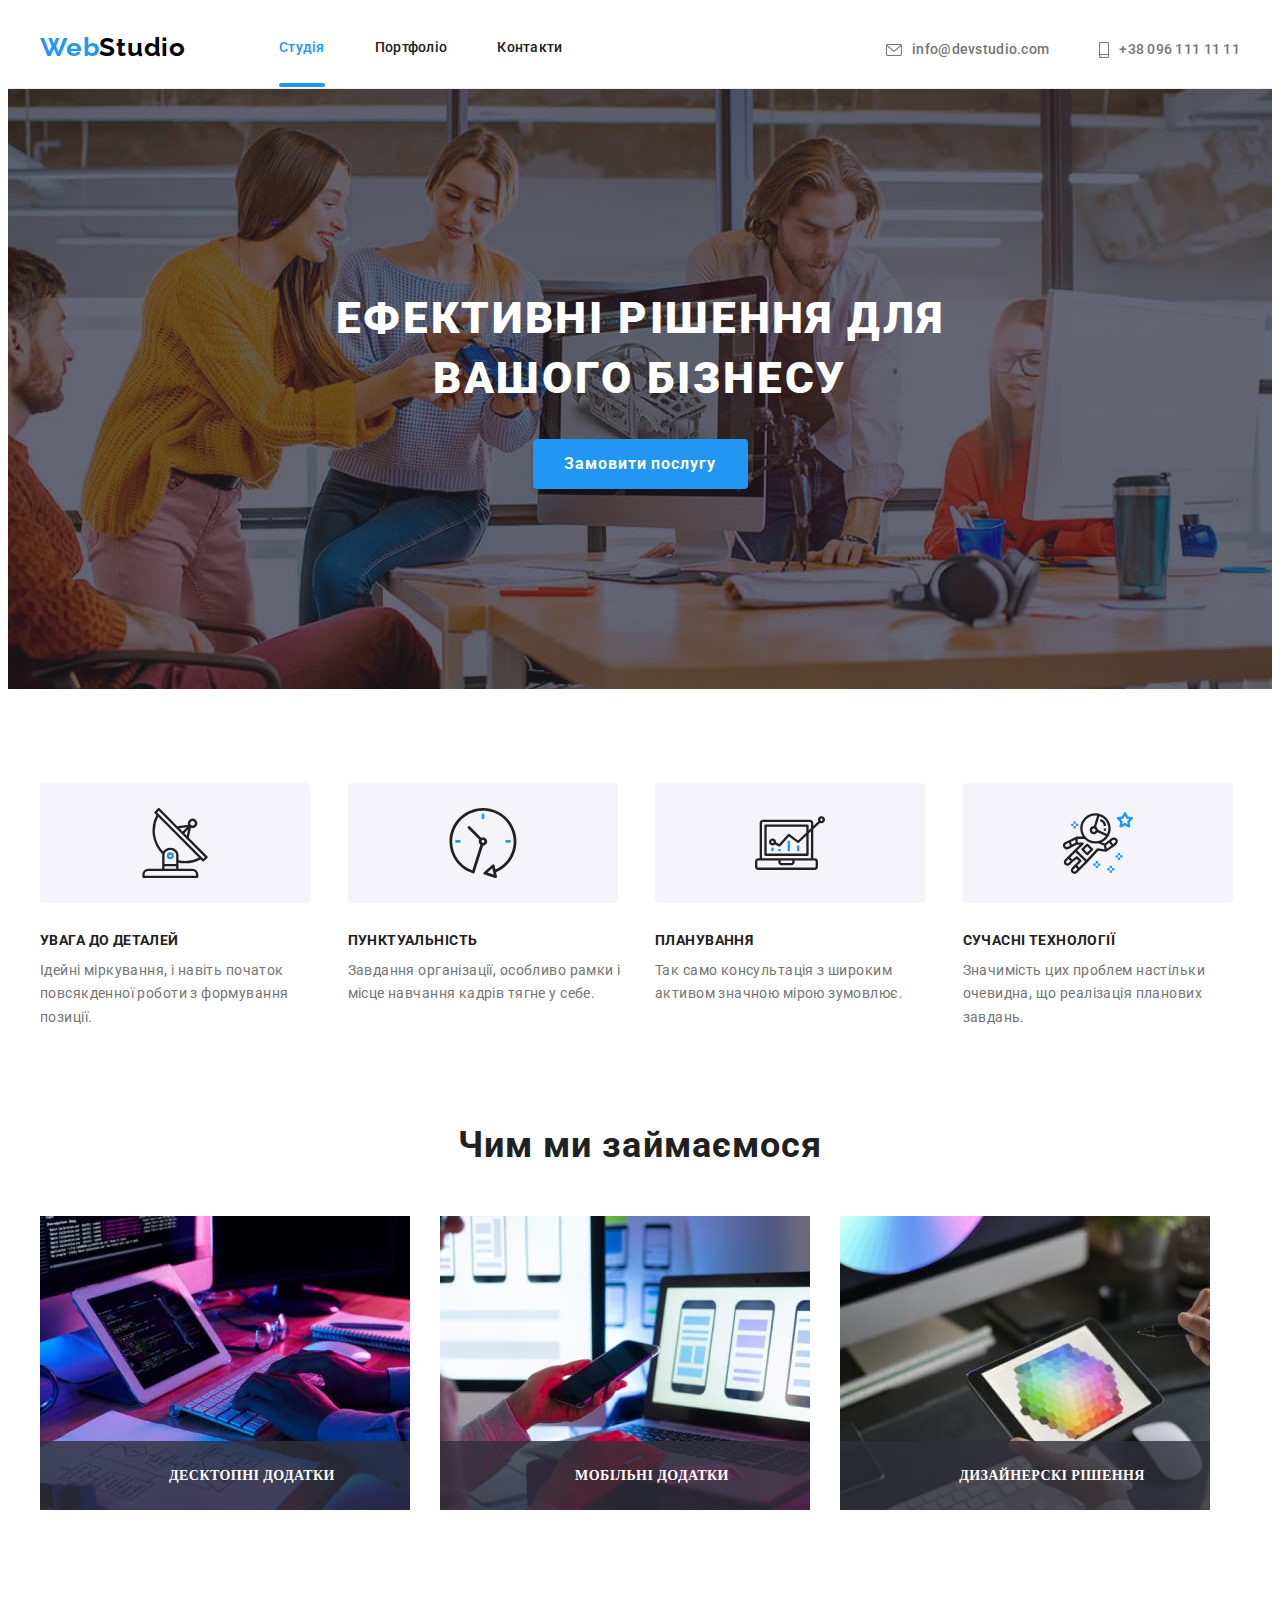
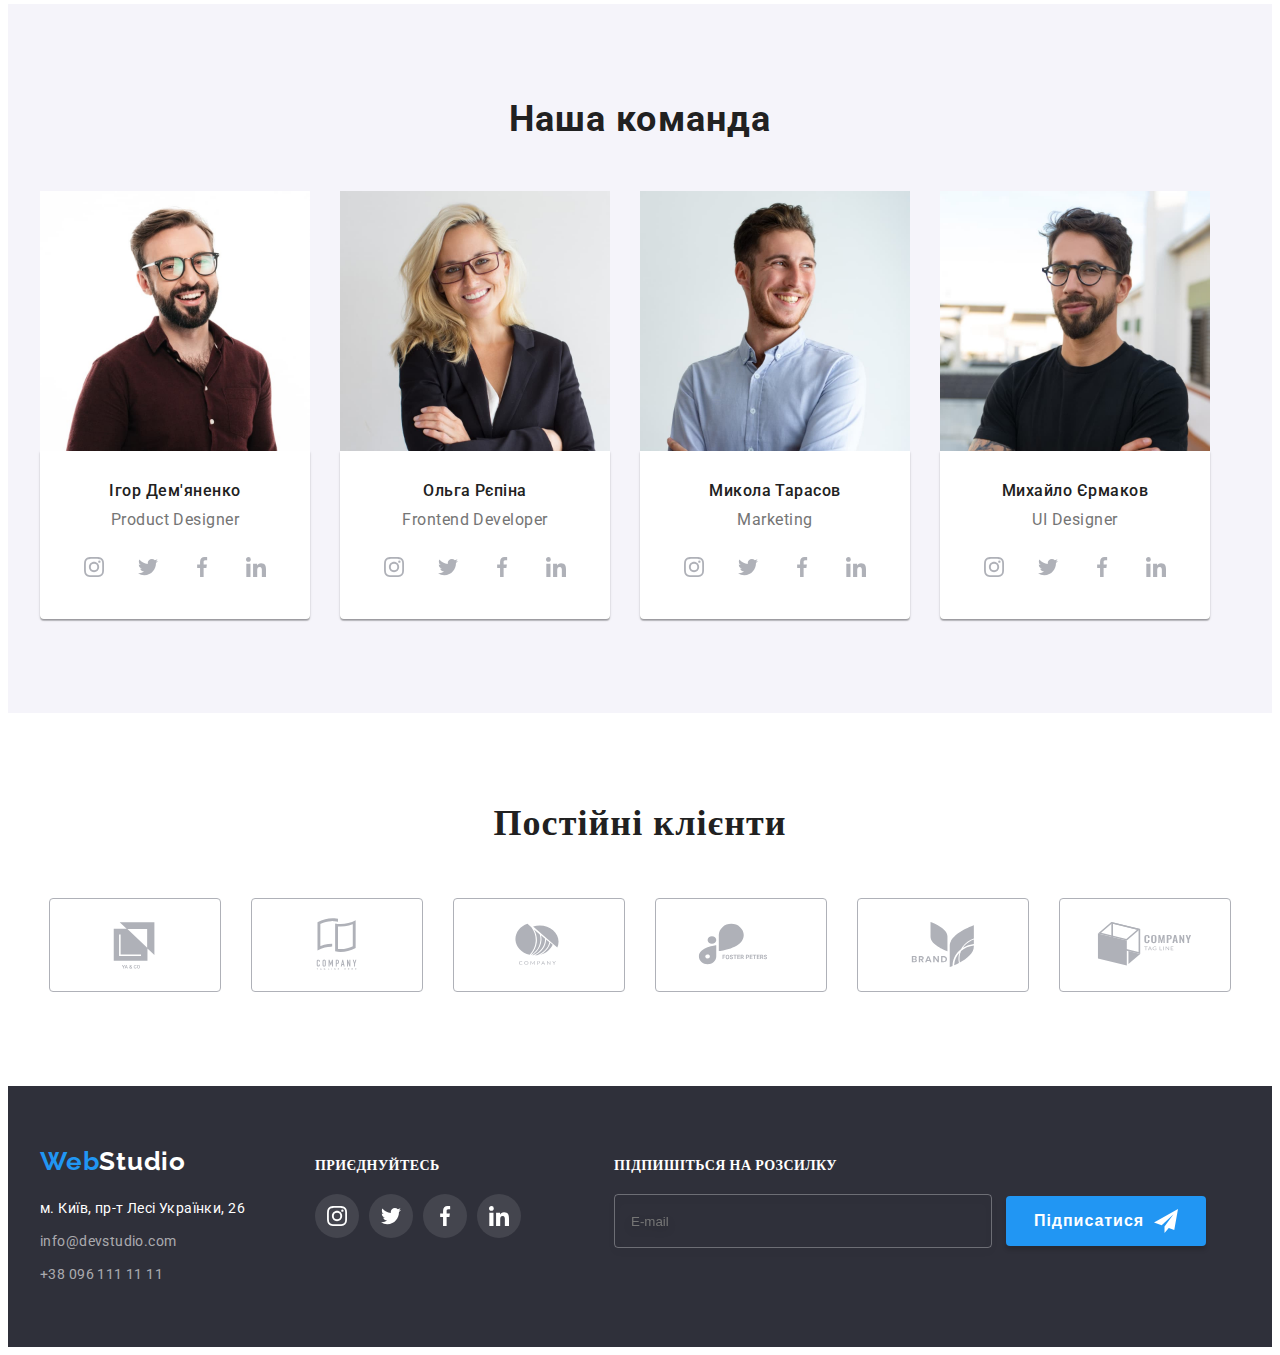
<file: index.html>
<!DOCTYPE html>
<html lang="uk">
  <head>
    <meta charset="UTF-8" />
    <meta http-equiv="X-UA-Compatible" content="IE=edge" />
    <meta name="viewport" content="width=device-width, initial-scale=1.0" />
    <title>WebStudio</title>
    <link rel="preconnect" href="https://fonts.googleapis.com" />
    <link rel="preconnect" href="https://fonts.gstatic.com" crossorigin />
    <link
      href="https://fonts.googleapis.com/css2?family=Raleway:wght@700&family=Roboto:wght@400;500;700;900&display=swap"
      rel="stylesheet"
    />
    <link
      rel="stylesheet"
      href="https://cdnjs.cloudflare.com/ajax/libs/modern-normalize/1.1.0/modern-normalize.min.css"
      integrity="sha512-wpPYUAdjBVSE4KJnH1VR1HeZfpl1ub8YT/NKx4PuQ5NmX2tKuGu6U/JRp5y+Y8XG2tV+wKQpNHVUX03MfMFn9Q=="
      crossorigin="anonymous"
      referrerpolicy="no-referrer"
    />
    <link
      rel="stylesheet"
      href="https://cdnjs.cloudflare.com/ajax/libs/animate.css/4.1.1/animate.min.css"
    />
    <link href="https://unpkg.com/aos@2.3.1/dist/aos.css" rel="stylesheet" />
    <link rel="stylesheet" href="./css/styles.css" />
  </head>
  <body>
    <header class="header">
      <div class="container header-container">
        <nav class="header-navigation">
          <a class="header-webstudio link" href="./index.html"
            >Web<span class="header-studio link">Studio</span></a
          >
          <ul class="header-list list">
            <li class="header-item">
              <a
                class="header-link link alink border-studio"
                href="./index.html"
                >Студія</a
              >
            </li>
            <li class="header-item">
              <a class="header-link link" href="./portfolio.html">Портфоліо</a>
            </li>
            <li class="header-item">
              <a class="header-link link" href="#">Контакти</a>
            </li>
          </ul>
        </nav>
        <div class="header-conect">
          <ul class="header-list list">
            <li class="header-item">
              <a class="header-mail link" href="mailto:info@devstudio.com">
                <svg class="header-mail-icon" width="16" height="12">
                  <use href="./images/symbol-defs.svg#icon-envelope"></use>
                </svg>
                info@devstudio.com
              </a>
            </li>
            <li class="header-item">
              <a class="header-tel link" href="tel:+380961111111">
                <svg class="header-tel-icon" width="10" height="16">
                  <use href="./images/symbol-defs.svg#icon-smartphone"></use>
                </svg>
                +38 096 111 11 11
              </a>
            </li>
          </ul>
        </div>
      </div>
    </header>
    <main>
      <section class="hero-section">
        <div class="container">
          <h1 class="hero-text header-container">
            Ефективні рішення для вашого бізнесу
          </h1>
          <button class="hero-btn" data-modal-open type="button">
            Замовити послугу
          </button>
        </div>
      </section>
      <section class="main-text">
        <!-- <h2 class="hero-features">Наші особливості</h2> -->
        <div class="container">
          <ul class="hero-list list">
            <li class="hero-item">
              <div class="item-container">
                <svg class="complementary-icon">
                  <use href="./images/symbol-defs.svg#icon-antenna"></use>
                </svg>
              </div>
              <h3 class="hero-title">Увага до деталей</h3>
              <p class="hero-paragraph">
                Ідейні міркування, і навіть початок повсякденної роботи з
                формування позиції.
              </p>
            </li>
            <li class="hero-item">
              <div class="item-container">
                <svg class="complementary-icon">
                  <use href="./images/symbol-defs.svg#icon-clock"></use>
                </svg>
              </div>
              <h3 class="hero-title">Пунктуальність</h3>
              <p class="hero-paragraph">
                Завдання організації, особливо рамки і місце навчання кадрів
                тягне у себе.
              </p>
            </li>
            <li class="hero-item">
              <div class="item-container">
                <svg class="complementary-icon">
                  <use href="./images/symbol-defs.svg#icon-diagram"></use>
                </svg>
              </div>
              <h3 class="hero-title">Планування</h3>
              <p class="hero-paragraph">
                Так само консультація з широким активом значною мірою зумовлює.
              </p>
            </li>
            <li class="hero-item">
              <div class="item-container">
                <svg class="complementary-icon">
                  <use href="./images/symbol-defs.svg#icon-astronaut"></use>
                </svg>
              </div>
              <h3 class="hero-title">Сучасні технології</h3>
              <p class="hero-paragraph">
                Значимість цих проблем настільки очевидна, що реалізація
                планових завдань.
              </p>
            </li>
          </ul>
        </div>
      </section>
      <section class="hero-section-3">
        <div class="container">
          <h2 class="section-3">Чим ми займаємося</h2>
          <ul class="hero-section3 list">
            <li>
              <div class="photo-section-3">
                <img
                  src="./images/images1.jpg"
                  alt="Розробка сайтів"
                  width="370"
                  height="294"
                />
                <p class="hero-section-3-text">Десктопні додатки</p>
              </div>
            </li>
            <li>
              <div class="photo-section-3">
                <img
                  src="./images/images2.jpg"
                  alt="Розробка мобільних додатків"
                  width="370"
                  height="294"
                />
                <p class="hero-section-3-text">Мобільні додатки</p>
              </div>
            </li>
            <li>
              <div class="photo-section-3">
                <img
                  src="./images/images3.jpg"
                  alt="Дизайн сайтів"
                  width="370"
                  height="294"
                />
                <p class="hero-section-3-text">Дизайнерскі рішення</p>
              </div>
            </li>
          </ul>
        </div>
      </section>
      <section class="hero-section-4">
        <div class="container">
          <h2 class="section-4">Наша команда</h2>
          <ul class="hero-section4 list">
            <li class="manufacturers">
              <img
                src="./images/images-ihor.jpg"
                alt="Ігор Дем'яненко"
                width="270"
                height="260"
              />
              <div class="border-worker">
                <h3 class="hero-worker">Ігор Дем'яненко</h3>
                <p class="hero-position" lang="en">Product Designer</p>
                <ul class="list-soc list">
                  <li class="link-soc link">
                    <a class="worker-soc-link" href="#">
                      <svg class="soc-icon" width="20" height="20">
                        <use
                          href="./images/symbol-defs.svg#icon-instagram"
                        ></use>
                      </svg>
                    </a>
                  </li>
                  <li class="link-soc link">
                    <a class="worker-soc-link" href="#">
                      <svg class="soc-icon" width="20" height="20">
                        <use href="./images/symbol-defs.svg#icon-twitter"></use>
                      </svg>
                    </a>
                  </li>
                  <li class="link-soc link">
                    <a class="worker-soc-link" href="#">
                      <svg class="soc-icon" width="20" height="20">
                        <use
                          href="./images/symbol-defs.svg#icon-facebook"
                        ></use>
                      </svg>
                    </a>
                  </li>
                  <li class="link-soc link">
                    <a class="worker-soc-link" href="#">
                      <svg class="soc-icon" width="20" height="20">
                        <use
                          href="./images/symbol-defs.svg#icon-linkedin"
                        ></use>
                      </svg>
                    </a>
                  </li>
                </ul>
              </div>
            </li>
            <li class="manufacturers">
              <img
                src="./images/images-olha.jpg"
                alt="Ольга Рєпіна"
                width="270"
                height="260"
              />
              <div class="border-worker">
                <h3 class="hero-worker">Ольга Рєпіна</h3>
                <p class="hero-position" lang="en">Frontend Developer</p>
                <ul class="list-soc list">
                  <li class="link-soc link">
                    <a class="worker-soc-link" href="#">
                      <svg class="soc-icon" width="20" height="20">
                        <use
                          href="./images/symbol-defs.svg#icon-instagram"
                        ></use>
                      </svg>
                    </a>
                  </li>
                  <li class="link-soc link">
                    <a class="worker-soc-link" href="#">
                      <svg class="soc-icon" width="20" height="20">
                        <use href="./images/symbol-defs.svg#icon-twitter"></use>
                      </svg>
                    </a>
                  </li>
                  <li class="link-soc link">
                    <a class="worker-soc-link" href="#">
                      <svg class="soc-icon" width="20" height="20">
                        <use
                          href="./images/symbol-defs.svg#icon-facebook"
                        ></use>
                      </svg>
                    </a>
                  </li>
                  <li class="link-soc link">
                    <a class="worker-soc-link" href="#">
                      <svg class="soc-icon" width="20" height="20">
                        <use
                          href="./images/symbol-defs.svg#icon-linkedin"
                        ></use>
                      </svg>
                    </a>
                  </li>
                </ul>
              </div>
            </li>
            <li class="manufacturers">
              <img
                src="./images/images-mykola.jpg"
                alt="Микола Тарасов"
                width="270"
                height="260"
              />
              <div class="border-worker">
                <h3 class="hero-worker">Микола Тарасов</h3>
                <p class="hero-position" lang="en">Marketing</p>
                <ul class="list-soc list">
                  <li class="link-soc link">
                    <a class="worker-soc-link" href="#">
                      <svg class="soc-icon" width="20" height="20">
                        <use
                          href="./images/symbol-defs.svg#icon-instagram"
                        ></use>
                      </svg>
                    </a>
                  </li>
                  <li class="link-soc link">
                    <a class="worker-soc-link" href="#">
                      <svg class="soc-icon" width="20" height="20">
                        <use href="./images/symbol-defs.svg#icon-twitter"></use>
                      </svg>
                    </a>
                  </li>
                  <li class="link-soc link">
                    <a class="worker-soc-link" href="#">
                      <svg class="soc-icon" width="20" height="20">
                        <use
                          href="./images/symbol-defs.svg#icon-facebook"
                        ></use>
                      </svg>
                    </a>
                  </li>
                  <li class="link-soc link">
                    <a class="worker-soc-link" href="#">
                      <svg class="soc-icon" width="20" height="20">
                        <use
                          href="./images/symbol-defs.svg#icon-linkedin"
                        ></use>
                      </svg>
                    </a>
                  </li>
                </ul>
              </div>
            </li>
            <li class="manufacturers">
              <img
                src="./images/images-mykhailo.jpg"
                alt="Михайло Єрмаков"
                width="270"
                height="260"
              />
              <div class="border-worker">
                <h3 class="hero-worker">Михайло Єрмаков</h3>
                <p class="hero-position" lang="en">UI Designer</p>
                <ul class="list-soc list">
                  <li class="link-soc link">
                    <a class="worker-soc-link" href="#">
                      <svg class="soc-icon" width="20" height="20">
                        <use
                          href="./images/symbol-defs.svg#icon-instagram"
                        ></use>
                      </svg>
                    </a>
                  </li>
                  <li class="link-soc link">
                    <a class="worker-soc-link" href="#">
                      <svg class="soc-icon" width="20" height="20">
                        <use href="./images/symbol-defs.svg#icon-twitter"></use>
                      </svg>
                    </a>
                  </li>
                  <li class="link-soc link">
                    <a class="worker-soc-link" href="#">
                      <svg class="soc-icon" width="20" height="20">
                        <use
                          href="./images/symbol-defs.svg#icon-facebook"
                        ></use>
                      </svg>
                    </a>
                  </li>
                  <li class="link-soc link">
                    <a class="worker-soc-link" href="#">
                      <svg class="soc-icon" width="20" height="20">
                        <use
                          href="./images/symbol-defs.svg#icon-linkedin"
                        ></use>
                      </svg>
                    </a>
                  </li>
                </ul>
              </div>
            </li>
          </ul>
        </div>
      </section>
      <section class="section-client">
        <div class="clients-container container">
          <h2 class="section-5">Постійні клієнти</h2>
          <ul class="section5-list list">
            <li class="section-5-list">
              <a class="section-5-link" href="#">
                <svg class="section5" width="106" height="60">
                  <use href="./images/symbol-defs.svg#icon-Logo"></use>
                </svg>
              </a>
            </li>
            <li class="section-5-list">
              <a class="section-5-link" href="#">
                <svg class="section5" width="106" height="60">
                  <use href="./images/symbol-defs.svg#icon-Logo-2"></use>
                </svg>
              </a>
            </li>
            <li class="section-5-list">
              <a class="section-5-link" href="#">
                <svg class="section5" width="106" height="60">
                  <use href="./images/symbol-defs.svg#icon-Logo-3"></use>
                </svg>
              </a>
            </li>
            <li class="section-5-list">
              <a class="section-5-link" href="#">
                <svg class="section5" width="106" height="60">
                  <use href="./images/symbol-defs.svg#icon-Logo-4"></use>
                </svg>
              </a>
            </li>
            <li class="section-5-list">
              <a class="section-5-link" href="#">
                <svg class="section5" width="106" height="60">
                  <use href="./images/symbol-defs.svg#icon-Logo-5"></use>
                </svg>
              </a>
            </li>
            <li class="section-5-list">
              <a class="section-5-link" href="#">
                <svg class="section5" width="106" height="60">
                  <use href="./images/symbol-defs.svg#icon-Logo-6"></use>
                </svg>
              </a>
            </li>
          </ul>
        </div>
      </section>
    </main>
    <footer class="footer">
      <div class="footer-completely container">
        <div class="Webstudio">
          <a class="footer-webstudio link" href="./index.html"
            >Web<span class="footer-studio">Studio</span></a
          >
          <address class="footer-adress">
            <ul class="list">
              <li>
                <a
                  class="footer-map link"
                  href="https://goo.gl/maps/qHowAvCpYgENEXxt7"
                  target="_blank"
                  rel="noopener noreferrer"
                  >м. Київ, пр-т Лесі Українки, 26</a
                >
              </li>
              <li>
                <a class="footer-mail link" href="mailto:info@devstudio.com"
                  >info@devstudio.com</a
                >
              </li>
              <li>
                <a class="footer-tel link" href="tel:+380961111111"
                  >+38 096 111 11 11</a
                >
              </li>
            </ul>
          </address>
        </div>
        <div class="footer-soc">
          <p class="footer-text">приєднуйтесь</p>
          <ul class="footer-soc-list list">
            <li class="footer-link link">
              <a class="footer-links" href="#">
                <svg class="footer-soc-links" width="20" height="20">
                  <use href="./images/symbol-defs.svg#icon-instagram"></use>
                </svg>
              </a>
            </li>
            <li class="footer-link link">
              <a class="footer-links" href="#">
                <svg class="footer-soc-links" width="20" height="20">
                  <use href="./images/symbol-defs.svg#icon-twitter"></use>
                </svg>
              </a>
            </li>
            <li class="footer-link link">
              <a class="footer-links" href="#">
                <svg class="footer-soc-links" width="20" height="20">
                  <use href="./images/symbol-defs.svg#icon-facebook"></use>
                </svg>
              </a>
            </li>
            <li class="footer-link link">
              <a class="footer-links" href="#">
                <svg class="footer-soc-links" width="20" height="20">
                  <use href="./images/symbol-defs.svg#icon-linkedin"></use>
                </svg>
              </a>
            </li>
          </ul>
        </div>
        <div class="subscribe">
          <p class="subscribe-text">Підпишіться на розсилку</p>
          <form class="js-speaker-form">
            <label for="mail" class="form-mail">
              <input
                class="text-input"
                type="email"
                name="mail"
                placeholder="E-mail"
                id="mail"
              />
            </label>
            <button class="subscribe-text-btn" type="submit">
              Підписатися
              <svg class="send-icon" width="24" height="24">
                <use href="./images/symbol-defs.svg#icon-send"></use>
              </svg>
            </button>
          </form>
        </div>
      </div>
    </footer>
    <div class="backdrop is-hidden" data-modal>
      <div class="modal">
        <div class="questionnaire">
          <p class="modal-text">Залиште свої дані, ми вам передзвонимо</p>
          <form class="questionnaire-form-1">
            <div class="field">
              <label for="user" class="label-text">Ім'я</label>
              <div class="input-wrap">
                <input type="user" name="user" id="user" class="modal-input" />
                <svg class="modal-person-icon" width="18" height="18">
                  <use href="images/symbol-defs.svg#icon-person"></use>
                </svg>
              </div>
            </div>
            <div class="field">
              <label for="tel" class="label-text">Телефон</label>
              <div class="input-wrap">
                <input type="tel" name="tel" id="tel" class="modal-input" />
                <svg class="modal-person-icon" width="18" height="18">
                  <use href="images/symbol-defs.svg#icon-phone"></use>
                </svg>
              </div>
            </div>
            <div class="field">
              <label for="email" class="label-text">Пошта</label>
              <div class="input-wrap">
                <input
                  type="email"
                  name="mail"
                  id="email"
                  class="modal-input"
                />
                <svg class="modal-person-icon" width="18" height="18">
                  <use href="images/symbol-defs.svg#icon-email"></use>
                </svg>
              </div>
            </div>
            <div class="field">
              <label for="comment" class="label-text">Коментар</label>
              <textarea
                name="comment"
                id="comment"
                placeholder="Введіть текст"
                class="modal-texteria"
              ></textarea>
            </div>
            <div class="politics">
              <input
                type="checkbox"
                class="input-check visualy-hidden"
                name="privacy"
                value="tru"
                id="privacy"
              />
              <label for="privacy" class="check-text">
                <span>
                  <svg class="check-icon" width="11" height="8">
                    <use href="images/symbol-defs.svg#icon-check"></use>
                  </svg>
                </span>
                Погоджуюся з розсилкою та приймаю
                <a class="term-contract">Умови договору</a></label
              >
            </div>
            <div class="modal-btn-text">
              <button type="submit" class="btn-text-modal">Відправити</button>
            </div>
          </form>
        </div>
        <button type="button" data-modal-close class="modal-btn">
          <svg class="modal-close-icon" width="18" height="18">
            <use href="./images/symbol-defs.svg#icon-close"></use>
          </svg>
        </button>
      </div>
    </div>
    <script src="https://unpkg.com/aos@2.3.1/dist/aos.js"></script>
    <script>
      AOS.init();
    </script>
    <script src="./js/modal.js"></script>
  </body>
</html>
</file>
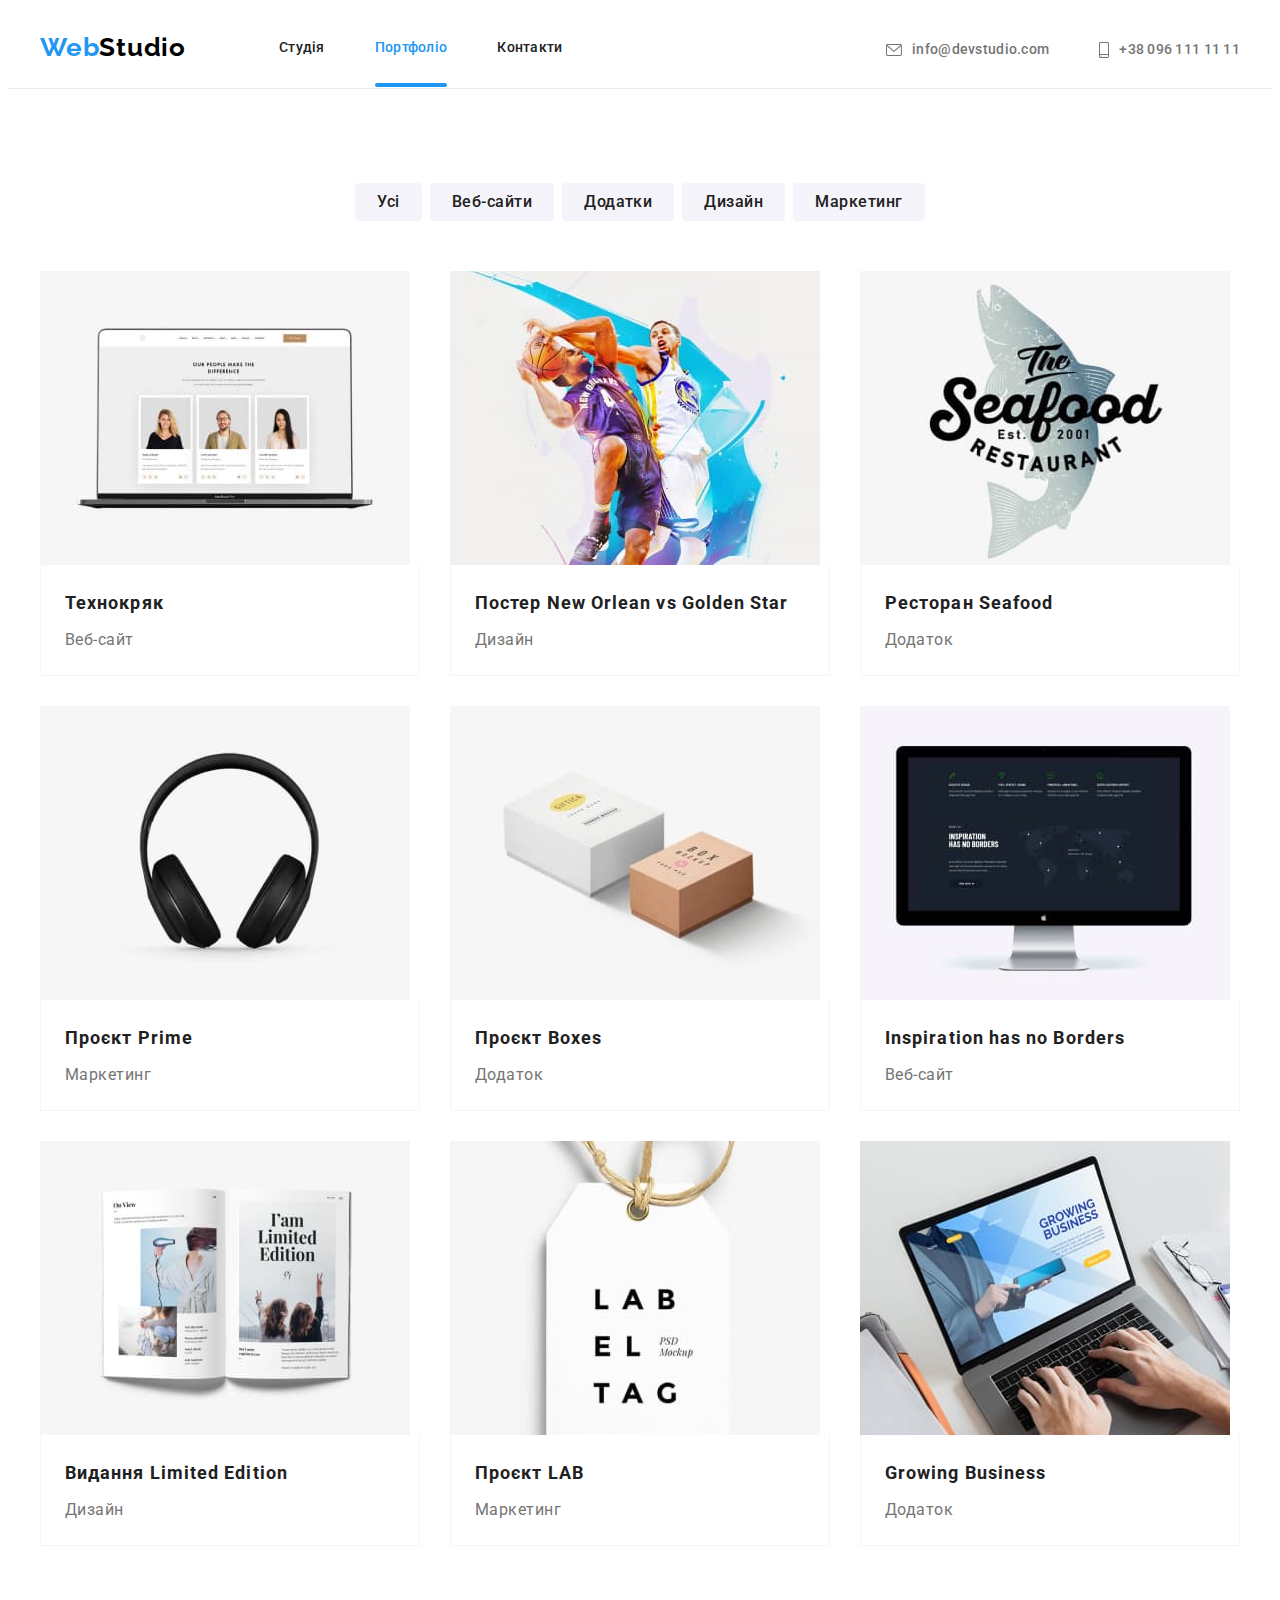
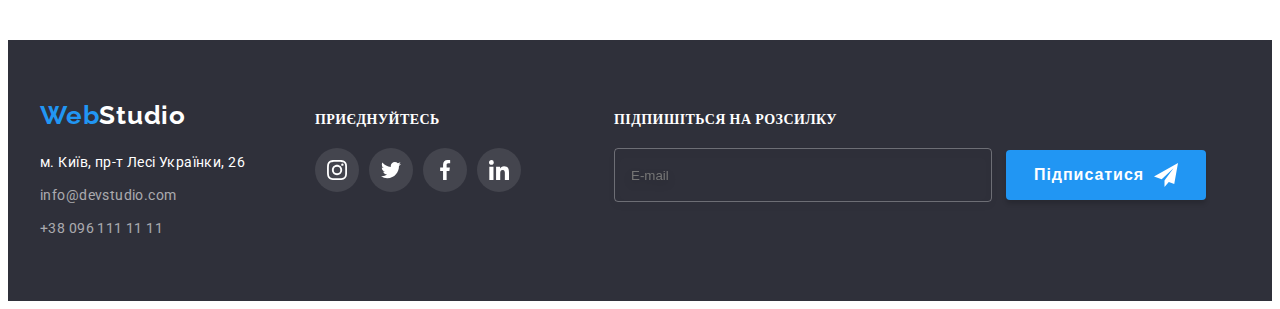
<file: portfolio.html>
<!DOCTYPE html>
<html lang="uk">
  <head>
    <meta charset="UTF-8" />
    <meta http-equiv="X-UA-Compatible" content="IE=edge" />
    <meta name="viewport" content="width=device-width, initial-scale=1.0" />
    <title>WebStudio</title>
    <link rel="preconnect" href="https://fonts.googleapis.com" />
    <link rel="preconnect" href="https://fonts.gstatic.com" crossorigin />
    <link
      href="https://fonts.googleapis.com/css2?family=Raleway:wght@700&family=Roboto:wght@400;500;700;900&display=swap"
      rel="stylesheet"
    />
    <link
      rel="stylesheet"
      href="https://cdnjs.cloudflare.com/ajax/libs/modern-normalize/1.1.0/modern-normalize.min.css"
      integrity="sha512-wpPYUAdjBVSE4KJnH1VR1HeZfpl1ub8YT/NKx4PuQ5NmX2tKuGu6U/JRp5y+Y8XG2tV+wKQpNHVUX03MfMFn9Q=="
      crossorigin="anonymous"
      referrerpolicy="no-referrer"
    />
    <link rel="stylesheet" href="./css/styles.css" />
  </head>
  <body>
    <header class="header">
      <div class="container header-container">
        <nav class="header-navigation">
          <a class="header-webstudio link" href="./index.html"
            >Web<span class="header-studio link">Studio</span></a
          >
          <ul class="header-list list">
            <li class="header-item">
              <a class="header-link link" href="./index.html">Студія</a>
            </li>
            <li class="header-item">
              <a
                class="header-link link alink border-studio"
                href="./portfolio.html"
                >Портфоліо</a
              >
            </li>
            <li class="header-item">
              <a class="header-link link" href="#">Контакти</a>
            </li>
          </ul>
        </nav>
        <div class="header-conect">
          <ul class="header-list list">
            <li class="header-item">
              <a class="header-mail link" href="mailto:info@devstudio.com">
                <svg class="header-mail-icon" width="16" height="12">
                  <use href="./images/symbol-defs.svg#icon-envelope"></use>
                </svg>
                info@devstudio.com
              </a>
            </li>
            <li class="header-item">
              <a class="header-tel link" href="tel:+380961111111">
                <svg class="header-tel-icon" width="10" height="16">
                  <use href="./images/symbol-defs.svg#icon-smartphone"></use>
                </svg>
                +38 096 111 11 11
              </a>
            </li>
          </ul>
        </div>
      </div>
    </header>
    <main>
      <section class="section-portfolio">
        <!-- <h1>Портфоліо</h1> -->
        <div class="container">
          <ul class="portfolio-section-1 list">
            <li class="portfolio-list link">
              <button class="main-btn style-btn" type="button">Усі</button>
            </li>
            <li class="portfolio-list link">
              <button class="main-btn style-btn" type="button">
                Веб-сайти
              </button>
            </li>
            <li class="portfolio-list link">
              <button class="main-btn style-btn" type="button">Додатки</button>
            </li>
            <li class="portfolio-list link">
              <button class="main-btn style-btn" type="button">Дизайн</button>
            </li>
            <li class="portfolio-list link">
              <button class="main-btn style-btn" type="button">
                Маркетинг
              </button>
            </li>
          </ul>
          <ul class="gallery-list list">
            <li class="portfolio-item link">
              <a class="portfolio-images link" href="#">
                <div class="top-text">
                  <img
                    src="./images/img1.jpg"
                    alt="Технокряк"
                    width="370"
                    height="294"
                  />
                  <p class="portfilo-text">
                    Ресурс пропонує комплексні пропозиції з різним рівнем
                    функціоналу та сервісів. Все це дозволить відвідувачу
                    отримати вичерпні відомості про компанію чи приватну особу.
                  </p>
                </div>
                <div class="border">
                  <h3 class="section-portfolio-pages">Технокряк</h3>
                  <p class="section-portfolio-text">Веб-сайт</p>
                </div>
              </a>
            </li>
            <li class="portfolio-item link">
              <a class="portfolio-images link" href="#">
                <div class="top-text">
                  <div class="top-text">
                    <img
                      src="./images/img2.jpg"
                      alt="Постер"
                      width="370"
                      height="294"
                    />
                    <p class="portfilo-text">
                      Ресурс пропонує комплексні пропозиції з різним рівнем
                      функціоналу та сервісів. Все це дозволить відвідувачу
                      отримати вичерпні відомості про компанію чи приватну
                      особу.
                    </p>
                  </div>
                </div>
                <div class="border">
                  <h3 class="section-portfolio-pages">
                    Постер New Orlean vs Golden Star
                  </h3>
                  <p class="section-portfolio-text">Дизайн</p>
                </div>
              </a>
            </li>
            <li class="portfolio-item link">
              <a class="portfolio-images link" href="#">
                <div class="top-text">
                  <img
                    src="./images/img3.jpg"
                    alt="Ресторан"
                    width="370"
                    height="294"
                  />
                  <p class="portfilo-text">
                    Ресурс пропонує комплексні пропозиції з різним рівнем
                    функціоналу та сервісів. Все це дозволить відвідувачу
                    отримати вичерпні відомості про компанію чи приватну особу.
                  </p>
                </div>
                <div class="border">
                  <h3 class="section-portfolio-pages">Ресторан Seafood</h3>
                  <p class="section-portfolio-text">Додаток</p>
                </div>
              </a>
            </li>
            <li class="portfolio-item link">
              <a class="portfolio-images link" href="#">
                <div class="top-text">
                  <img
                    src="./images/img4.jpg"
                    alt="Проєкт"
                    width="370"
                    height="294"
                  />
                  <p class="portfilo-text">
                    Ресурс пропонує комплексні пропозиції з різним рівнем
                    функціоналу та сервісів. Все це дозволить відвідувачу
                    отримати вичерпні відомості про компанію чи приватну особу.
                  </p>
                </div>
                <div class="border">
                  <h3 class="section-portfolio-pages">Проєкт Prime</h3>
                  <p class="section-portfolio-text">Маркетинг</p>
                </div>
              </a>
            </li>
            <li class="portfolio-item link">
              <a class="portfolio-images link" href="#">
                <div class="top-text">
                  <img
                    src="./images/img5.jpg"
                    alt="Проєкт2"
                    width="370"
                    height="294"
                  />
                  <p class="portfilo-text">
                    Ресурс пропонує комплексні пропозиції з різним рівнем
                    функціоналу та сервісів. Все це дозволить відвідувачу
                    отримати вичерпні відомості про компанію чи приватну особу.
                  </p>
                </div>
                <div class="border">
                  <h3 class="section-portfolio-pages">Проєкт Boxes</h3>
                  <p class="section-portfolio-text">Додаток</p>
                </div>
              </a>
            </li>
            <li class="portfolio-item link">
              <a class="portfolio-images link" href="#">
                <div class="top-text">
                  <img
                    src="./images/img6.jpg"
                    alt="Натхнення"
                    width="370"
                    height="294"
                  />
                  <p class="portfilo-text">
                    Ресурс пропонує комплексні пропозиції з різним рівнем
                    функціоналу та сервісів. Все це дозволить відвідувачу
                    отримати вичерпні відомості про компанію чи приватну особу.
                  </p>
                </div>
                <div class="border">
                  <h3 class="section-portfolio-pages">
                    Inspiration has no Borders
                  </h3>
                  <p class="section-portfolio-text">Веб-сайт</p>
                </div>
              </a>
            </li>
            <li class="portfolio-item link">
              <a class="portfolio-images link" href="#">
                <div class="top-text">
                  <img
                    src="./images/img7.jpg"
                    alt="Видання"
                    width="370"
                    height="294"
                  />
                  <p class="portfilo-text">
                    Ресурс пропонує комплексні пропозиції з різним рівнем
                    функціоналу та сервісів. Все це дозволить відвідувачу
                    отримати вичерпні відомості про компанію чи приватну особу.
                  </p>
                </div>
                <div class="border">
                  <h3 class="section-portfolio-pages">
                    Видання Limited Edition
                  </h3>
                  <p class="section-portfolio-text">Дизайн</p>
                </div>
              </a>
            </li>
            <li class="portfolio-item link">
              <a class="portfolio-images link" href="#">
                <div class="top-text">
                  <img
                    src="./images/img8.jpg"
                    alt="Проєкт3"
                    width="370"
                    height="294"
                  />
                  <p class="portfilo-text">
                    Ресурс пропонує комплексні пропозиції з різним рівнем
                    функціоналу та сервісів. Все це дозволить відвідувачу
                    отримати вичерпні відомості про компанію чи приватну особу.
                  </p>
                </div>
                <div class="border">
                  <h3 class="section-portfolio-pages">Проєкт LAB</h3>
                  <p class="section-portfolio-text">Маркетинг</p>
                </div>
              </a>
            </li>
            <li class="portfolio-item link">
              <a class="portfolio-images link" href="#">
                <div class="top-text">
                  <img
                    src="./images/img9.jpg"
                    alt="Зростаючий бізнес"
                    width="370"
                    height="294"
                  />
                  <p class="portfilo-text">
                    Ресурс пропонує комплексні пропозиції з різним рівнем
                    функціоналу та сервісів. Все це дозволить відвідувачу
                    отримати вичерпні відомості про компанію чи приватну особу.
                  </p>
                </div>
                <div class="border">
                  <h3 class="section-portfolio-pages">Growing Business</h3>
                  <p class="section-portfolio-text">Додаток</p>
                </div>
              </a>
            </li>
          </ul>
        </div>
      </section>
    </main>
    <footer class="footer">
      <div class="footer-completely container">
        <div class="Webstudio">
          <a class="footer-webstudio link" href="./index.html"
            >Web<span class="footer-studio">Studio</span></a
          >
          <address class="footer-adress">
            <ul class="list">
              <li>
                <a
                  class="footer-map link"
                  href="https://goo.gl/maps/qHowAvCpYgENEXxt7"
                  target="_blank"
                  rel="noopener noreferrer"
                  >м. Київ, пр-т Лесі Українки, 26</a
                >
              </li>
              <li>
                <a class="footer-mail link" href="mailto:info@devstudio.com"
                  >info@devstudio.com</a
                >
              </li>
              <li>
                <a class="footer-tel link" href="tel:+380961111111"
                  >+38 096 111 11 11</a
                >
              </li>
            </ul>
          </address>
        </div>
        <div class="footer-soc">
          <p class="footer-text">приєднуйтесь</p>
          <ul class="footer-soc-list list">
            <li class="footer-link link">
              <a class="footer-links" href="#">
                <svg class="footer-soc-links" width="20" height="20">
                  <use href="./images/symbol-defs.svg#icon-instagram"></use>
                </svg>
              </a>
            </li>
            <li class="footer-link link">
              <a class="footer-links" href="#">
                <svg class="footer-soc-links" width="20" height="20">
                  <use href="./images/symbol-defs.svg#icon-twitter"></use>
                </svg>
              </a>
            </li>
            <li class="footer-link link">
              <a class="footer-links" href="#">
                <svg class="footer-soc-links" width="20" height="20">
                  <use href="./images/symbol-defs.svg#icon-facebook"></use>
                </svg>
              </a>
            </li>
            <li class="footer-link link">
              <a class="footer-links" href="#">
                <svg class="footer-soc-links" width="20" height="20">
                  <use href="./images/symbol-defs.svg#icon-linkedin"></use>
                </svg>
              </a>
            </li>
          </ul>
        </div>
        <div class="subscribe">
          <p class="subscribe-text">Підпишіться на розсилку</p>
          <form class="js-speaker-form">
            <label for="mail" class="form-mail">
              <input type="email" name="mail" placeholder="E-mail" id="mail" />
            </label>
            <button class="subscribe-text-btn" type="submit">
              Підписатися
              <svg class="send-icon" width="24" height="24">
                <use href="./images/symbol-defs.svg#icon-send"></use>
              </svg>
            </button>
          </form>
        </div>
      </div>
    </footer>
  </body>
</html>
</file>
<file: css/styles.css>
:root {
    --main-color: #212121;
    --header-color: #2196f3;
    --header-studio-color: #000000;
    --header-tel: #757575;
    --hero-text: #ffffff;
    --background-color: #2f303a;
    --footer-tel: rgba(255, 255, 255, 0.6);
    --hero-section-4: #F5F4FA;
    --hero-btn-focus: #188CE8;
    --border: #ECECEC;
    --portfolio-border: #F5F5F5;
}

button {
    border: none;
    border-radius: 4px
}

p,
h1,
h2,
h3,
h4,
h5,
h6 {
    margin: 0;
}

ul,
ol {
    margin: 0;
    padding-left: 0;
}

img {
    display: block;
}

.body {
    font-family: "Roboto", sans-serif;
    background-color: var(--hero-text);
}

.container {
    width: 1200px;
    padding-left: 15px;
    padding-right: 15px;
    /* outline: 2px solid red; */
    margin: 0 auto;
}

.visualy-hidden {
    position: absolute;
    white-space: nowrap;
    width: 1px;
    height: 1px;
    overflow: hidden;
    border: 0;
    padding: 0;
    clip: rect(0 0 0 0);
    clip-path: inset(50%);
    margin: -1px;
}

.header {
    padding-top: 24px;
    padding-bottom: 25px;
    border-bottom: 1px solid var(--border);
}

.list {
    list-style: none;
}

.link {
    text-decoration: none;
}

.header-webstudio {
    font-family: "Raleway", sans-serif;
    font-weight: 700;
    font-size: 26px;
    line-height: 1.19;
    letter-spacing: 0.03em;
    color: var(--header-color);
    margin-right: 93px;
}

.header-studio {
    font-family: "Raleway", sans-serif;
    font-weight: 700;
    font-size: 26px;
    line-height: 1.19;
    letter-spacing: 0.03em;
    color: var(--header-studio-color);
}

.header-link {
    font-family: "Roboto", sans-serif;
    font-weight: 500;
    font-size: 14px;
    line-height: 1.14;
    letter-spacing: 0.02em;
    color: var(--main-color);
    position: relative;
    transition: color 250ms linear;
}

.header-link::after {
    display: block;
    position: absolute;
    right: 0;
    bottom: -32px;
    width: 0;
    height: 4px;
    border-radius: 2px;
    background-color: var(--header-color);
    content: '';
    transition: width 250ms cubic-bezier(0.4, 0, 0.2, 1);
}

.header-link:hover::after {
    width: 100%;
    display: block;
    position: absolute;
    left: 0;
    bottom: -32px;
    height: 4px;
    border-radius: 2px;
    background-color: var(--header-color);
    content: '';
    transition: width 250ms cubic-bezier(0.4, 0, 0.2, 1);
}

.border-studio::after {
    width: 100%;
    display: block;
    position: absolute;
    left: 0;
    bottom: -32px;
    height: 4px;
    border-radius: 2px;
    background-color: var(--header-color);
    content: '';
    transition: width 250ms cubic-bezier(0.4, 0, 0.2, 1);
}

.header-mail,
.header-tel,
.header-mail-icon,
.header-tel-icon {
    transition: color 250ms linear;
}

.header-list {
    display: flex;
    gap: 50px;
}

.header-navigation {
    display: flex;
    align-items: center;
}

.header-container {
    display: flex;
    align-items: center;
}

.header-conect {
    margin-left: auto;
}

.alink {
    color: var(--header-color)
}

.header-link:hover,
.header-mail:hover,
.header-tel:hover,
.footer-mail:hover,
.footer-tel:hover,
.footer-map:hover {
    color: var(--header-color);
}

.header-link:focus,
.header-mail:focus,
.header-tel:focus,
.footer-mail:focus,
.footer-tel:focus,
.footer-map:focus {
    color: var(--header-color);
}

.main-btn:focus {
    color: var(--hero-text);
    background-color: var(--header-color);
}

.header-mail-icon,
.header-tel-icon {
    fill: currentColor;
}

.header-mail-icon:hover,
.header-tel-icon:hover {
    color: var(--header-color);
}

.header-tel,
.header-mail {
    gap: 10px;
}

.header-mail,
.header-tel {
    font-family: "Roboto", sans-serif;
    font-weight: 500;
    font-size: 14px;
    line-height: 1.14;
    letter-spacing: 0.02em;
    color: var(--header-tel);
    display: flex;
    align-items: center;
}

.style-btn {
    font-family: 'Roboto', sans-serif;
    font-weight: 500;
    font-size: 16px;
    line-height: 1.62;
    letter-spacing: 0.03em;
    color: var(--main-color);
    background: var(--hero-section-4)
}

.item-container {
    display: flex;
    justify-content: center;
    margin-bottom: 30px;
    width: 270px;
    height: 120px;
    background-size: contain;
    background-color: #f5f4fa;
    border-radius: 4px;
    align-items: center;
}

.complementary-icon {
    width: 70px;
    height: 70px;
}

.hero-text {
    font-family: "Roboto", sans-serif;
    font-weight: 900;
    font-size: 44px;
    line-height: 1.36;
    letter-spacing: 0.06em;
    text-transform: uppercase;
    color: var(--hero-text);
    margin-bottom: 30px;
    max-width: 696px;
}

.hero-btn {
    font-family: "Roboto", sans-serif;
    font-weight: 700;
    font-size: 16px;
    line-height: 1.88;
    letter-spacing: 0.06em;
    color: var(--hero-text);
    background-color: var(--header-color);
    cursor: pointer;
    display: inline-block;
    width: 215px;
    height: 50px;
    text-align: center;
    box-shadow: 0px 4px 4px rgba(0, 0, 0, 0.15);
    border-radius: 4px;
    transition: color 250ms linear, background-color 250ms linear;
}

.hero-btn:hover {
    color: var(--hero-text);
    background-color: var(--hero-btn-focus);
}

.hero-btn:focus {
    color: var(--hero-text);
    background-color: var(--hero-btn-focus);
}

.main-text {
    padding-top: 94px;
    padding-bottom: 94px;
}

.hero-section {
    background-image: linear-gradient(rgba(47, 48, 58, 0.4), rgba(47, 48, 58, 0.4)), url(../images/hero-bg.jpg);
    max-width: 1600px;
    background-repeat: no-repeat;
    background-position: center;
    background-size: cover;
    padding-top: 200px;
    padding-bottom: 200px;
    display: flex;
    text-align: center;
    margin: 0 auto;
    background-color: #c4c4c4;
}

.hero-list {
    display: flex;
    gap: 30px;
}

.hero-item {
    flex-basis: calc((100% - 90px) / 4);
}

.hero-text {
    display: flex;
    margin-left: auto;
    margin-right: auto;
}

.hero-title {
    font-family: "Roboto", sans-serif;
    font-weight: 700;
    font-size: 14px;
    line-height: 1.14;
    letter-spacing: 0.03em;
    text-transform: uppercase;
    color: var(--main-color);
    margin-bottom: 10px;
}

.hero-paragraph {
    font-family: "Roboto", sans-serif;
    font-size: 14px;
    line-height: 1.71;
    letter-spacing: 0.03em;
    color: var(--header-tel);
}

.section-3,
.section-4 {
    font-family: "Roboto", sans-serif;
    font-weight: 700;
    font-size: 36px;
    line-height: 1.17;
    text-align: center;
    letter-spacing: 0.03em;
    color: var(--main-color);
}

.section-3 {
    margin-bottom: 50px;
}

.hero-section-3 {
    padding-bottom: 94px;
}

.hero-section-3-text {
    font-family: 'Roboto' sans-serif;
    font-style: normal;
    font-weight: 700;
    font-size: 14px;
    line-height: 1.14;
    text-align: center;
    letter-spacing: 0.03em;
    text-transform: uppercase;
    color: var(--hero-text);
    background-color: rgba(47, 48, 58, 0.8);
    position: absolute;
    bottom: 0;
    left: 0;
    padding: 27px;
    width: 100%;
    overflow: auto;
}

.photo-section-3 {
    position: relative;
    overflow: hidden;
}

.hero-section3 {
    display: flex;
    gap: 30px;
}

.hero-section-4 {
    padding-top: 94px;
    padding-bottom: 94px;
}

.hero-section4 {
    display: flex;
    gap: 30px;
    text-align: center;
}

.section-4 {
    margin-bottom: 50px;
}

.hero-section-4 {
    background-color: var(--hero-section-4);
}

.manufacturers {
    background-color: var(--hero-text);
}

.border-worker {
    box-shadow: 0px 1px 3px rgba(0, 0, 0, 0.12), 0px 1px 1px rgba(0, 0, 0, 0.14), 0px 2px 1px rgba(0, 0, 0, 0.2);
    border-radius: 0px 0px 4px 4px;
    padding-top: 30px;
    padding-bottom: 30px;
}

.hero-worker {
    font-family: "Roboto", sans-serif;
    font-weight: 500;
    font-size: 16px;
    line-height: 1.19;
    letter-spacing: 0.03em;
    color: var(--main-color);
    margin-bottom: 10px;
}

.list-soc {
    display: flex;
    justify-content: center;
    gap: 10px;
}

.soc-icon {
    fill: #AFB1B8;
}

.worker-soc-link {
    display: flex;
    align-items: center;
    justify-content: center;
    width: 44px;
    height: 44px;
    border-radius: 50%;
    background-color: transparent;
    transition: background-color 250ms cubic-bezier(0.4, 0, 0.2, 1);
}

.worker-soc-link:hover,
.worker-soc-link:focus {
    background-color: var(--header-color);
}

.worker-soc-link:hover .soc-icon,
.worker-soc-link:focus .soc-icon {
    fill: var(--hero-text);
}

.hero-position {
    font-family: "Roboto", sans-serif;
    font-weight: 400;
    font-size: 16px;
    line-height: 1.19;
    letter-spacing: 0.03em;
    color: var(--header-tel);
    margin-bottom: 16px;
}

.section-client {
    padding-top: 90px;
    padding-bottom: 94px;
}

.section-5 {
    font-family: 'Roboto' sans-serif;
    font-style: normal;
    font-weight: 700;
    font-size: 36px;
    line-height: 1.16;
    text-align: center;
    letter-spacing: 0.03em;
    color: var(--main-color);
    margin-bottom: 54px;
}

.section5 {
    display: flex;
    align-items: center;
    justify-content: center;
    fill: #AFB1B8;
}

.section5:hover {
    fill: var(--header-color);
}

.section5:focus {
    fill: var(--header-color);

}

.section-5-link:hover .section5,
.section-5-link:focus .section5 {
    border-color: var(--header-color);
    fill: var(--header-color)
}

.section-5-link:hover,
.section-5-link:hover {
    border-color: var(--header-color);
}

.section-5-link {
    display: flex;
    justify-content: center;
    align-items: center;
    width: 170px;
    height: 92px;
    border: 1px solid #afb1b8;
    border-radius: 4px;
    fill: #afb1;
}

.section5-list {
    display: flex;
    align-items: center;
    justify-content: center;
    gap: 30px;
}

.footer {
    padding-top: 60px;
    padding-bottom: 60px;
}

.footer-adress {
    font-style: normal;
}

.footer-webstudio {
    font-family: "Raleway", sans-serif;
    font-weight: 700;
    font-size: 26px;
    line-height: 1.19;
    letter-spacing: 0.03em;
    color: var(--header-color);
    margin-bottom: 20px;
    display: inline-block;
}

.footer-studio {
    font-family: "Raleway", sans-serif;
    font-weight: 700;
    font-size: 26px;
    line-height: 1.19;
    letter-spacing: 0.03em;
    color: var(--hero-text);
}

.footer {
    background-color: var(--background-color);
}

.container {
    align-items: baseline;
}

.footer-map {
    font-family: "Roboto", sans-serif;
    font-weight: 400;
    font-size: 14px;
    line-height: 1.71;
    letter-spacing: 0.03em;
    color: var(--hero-text);
    margin-bottom: 9px;
    display: inline-block;
}

.footer-mail {
    font-family: "Roboto", sans-serif;
    font-weight: 400;
    font-size: 14px;
    line-height: 1.71;
    letter-spacing: 0.03em;
    color: var(--footer-tel);
    margin-bottom: 9px;
    display: inline-block;
}

.footer-tel {
    font-family: "Roboto", sans-serif;
    font-weight: 400;
    font-size: 14px;
    line-height: 1.71;
    letter-spacing: 0.03em;
    color: var(--footer-tel);
}

.footer-text {
    display: flex;
    align-items: center;
    font-family: 'Roboto' sans-serif;
    font-style: normal;
    font-weight: 700;
    font-size: 14px;
    line-height: 1.14;
    letter-spacing: 0.03em;
    text-transform: uppercase;
    color: #FFFFFF;
    margin-bottom: 20px;
}

.Webstudio {
    margin-right: 70px;
}

.footer-completely {
    display: flex;
    align-items: baseline;
    justify-content: flex-start;
}

.footer-links {
    display: flex;
    align-items: center;
    justify-content: center;
    width: 44px;
    height: 44px;
    border-radius: 50%;
    background-color: rgba(255, 255, 255, 0.1);
    transition: background-color 250ms cubic-bezier(0.4, 0, 0.2, 1);
}

.footer-links:hover,
.footer-links:focus {
    background-color: var(--header-color);
}

.footer-soc-links {
    fill: var(--hero-text)
}

.footer-soc-list {
    display: flex;
    align-items: center;
    justify-content: center;
    gap: 10px;
}

.footer-soc {
    gap: 30px;
}

.subscribe-text {
    font-family: 'Roboto' sans-serif;
    font-style: normal;
    font-weight: 700;
    font-size: 14px;
    line-height: 1.14;
    letter-spacing: 0.03em;
    text-transform: uppercase;
    color: var(--hero-text);
    margin-bottom: 20px;
}

.subscribe-text-btn {
    font-family: 'Roboto' sans-serif;
    font-style: normal;
    font-weight: 700;
    font-size: 16px;
    line-height: 1.88;
    letter-spacing: 0.06em;
    color: var(--hero-text);
    background-color: var(--header-color);
    box-shadow: 0px 4px 4px rgba(0, 0, 0, 0.15);
    border-radius: 4px;
    gap: 10px;
    cursor: pointer;
    width: 200px;
    height: 50px;
    display: inline-flex;
    align-items: center;
    justify-content: center;
    transition: background-color 250ms cubic-bezier(0.4, 0, 0.2, 1);
}

.subscribe-text-btn:hover,
.subscribe-text-btn:focus {
    background-color: var(--hero-btn-focus);
}

.send-icon {
    fill: var(--hero-text);
}

.form-mail {
    margin-right: 10px;
}

.text-input {
    color: var(--hero-text);
}

.js-speaker-form input {
    padding-left: 16px;
    min-width: 358px;
    min-height: 50px;
    background: transparent;
    outline: transparent;
    border: 1px solid rgba(255, 255, 255, 0.3);
    filter: drop-shadow(0px 4px 4px rgba(0, 0, 0, 0.15));
    border-radius: 4px;
}

.js-speaker-form input:hover,
.js-speaker-form input:focus {
    border-color: var(--header-color);
}

.subscribe {
    margin-left: 93px;
}

.main-btn:hover {
    color: var(--hero-text);
}

.section-portfolio-pages {
    font-family: "Roboto", sans-serif;
    font-weight: 700;
    font-size: 18px;
    line-height: 2;
    letter-spacing: 0.06em;
    color: var(--main-color);
    margin-bottom: 4px;
}

.section-portfolio-text {
    font-family: "Roboto", sans-serif;
    font-weight: 400;
    font-size: 16px;
    line-height: 1.88;
    letter-spacing: 0.03em;
    color: var(--header-tel);
}

.main-btn {
    padding: 6px 22px;
    transition: background-color 250ms cubic-bezier(0.4, 0, 0.2, 1), color 250ms cubic-bezier(0.4, 0, 0.2, 1);
}

.main-btn:hover {
    background-color: var(--header-color);
    cursor: pointer;
}

.portfilo-text {
    font-family: 'Roboto';
    font-style: normal;
    font-weight: 400;
    font-size: 18px;
    line-height: 1.56;
    letter-spacing: 0.03em;
    color: var(--hero-text);
    background-color: rgba(33, 150, 243, 0.9);
    position: absolute;
    top: 0;
    left: 0;
    padding: 63px 24px;
    height: 100%;
    transform: translateY(100%);
    transition: transform 250ms linear;
    overflow: auto;
}

.top-text {
    position: relative;
    overflow: hidden;
}

.portfolio-section-1 {
    display: flex;
    gap: 8px;
    justify-content: center;
    margin-bottom: 50px;
}

.gallery-list {
    display: flex;
    flex-wrap: wrap;
    gap: 30px;
}

.section-portfolio {
    padding-top: 94px;
    padding-bottom: 94px;
}

.portfolio-item {
    width: calc((100% - 60px) / 3);
    position: relative;
}

.portfolio-item:hover .portfilo-text {
    transform: translateY(0);
}

.portfolio-images:hover {
    display: block;
    background: #FFFFFF;
    box-shadow: 0px 1px 1px rgba(0, 0, 0, 0.12), 0px 4px 4px rgba(0, 0, 0, 0.06), 1px 4px 6px rgba(0, 0, 0, 0.16);
}

.portfolio-images:focus {
    display: block;
    box-shadow: 0px 1px 1px rgba(0, 0, 0, 0.12), 0px 4px 4px rgba(0, 0, 0, 0.06), 1px 4px 6px rgba(0, 0, 0, 0.16);
}

.border {
    border: 1px solid var(--portfolio-border);
    padding: 20px 24px;
    border-top: none;
}

.backdrop {
    position: fixed;
    top: 0;
    width: 100%;
    height: 100%;
    background-color: rgba(0, 0, 0, 0.2);
    transition: opacity 250ms linear, visibility 250ms linear;
}

.modal {
    width: 528px;
    min-height: 581px;
    background-color: var(--hero-text);
    box-shadow: 0px 1px 3px rgba(0, 0, 0, 0.12), 0px 1px 1px rgba(0, 0, 0, 0.14), 0px 2px 1px rgba(0, 0, 0, 0.2);
    border-radius: 4px;
    position: absolute;
    top: 50%;
    left: 50%;
    transform: translate(-50%, -50%) scaleX(1);
    transition: transform 250ms linear;
}

.backdrop.is-hidden .modal {
    transform: translate(-50%, -50%) scaleY(0);
}

.modal-btn {
    width: 30px;
    height: 30px;
    border: 1px solid rgba(0, 0, 0, 0.1);
    border-radius: 50%;
    background-color: transparent;
    position: absolute;
    right: 8px;
    top: 8px;
    display: flex;
    align-items: center;
    justify-content: center;
    padding: 0;
    cursor: pointer;
}

.modal-btn:hover,
.modal-btn:focus {
    background-color: var(--hero-text);
}

.modal-btn:hover .modal-close-icon,
.modal-btn:focus .modal-close-icon {
    fill: var(--header-color);
}

.is-hidden {
    opacity: 0;
    visibility: hidden;
    pointer-events: none;
}

.modal-text {
    font-family: 'Roboto', sans-serif;
    font-style: normal;
    font-weight: 700;
    font-size: 20px;
    line-height: 1.15;
    text-align: center;
    letter-spacing: 0.03em;
    color: var(--main-color);
    padding-top: 40px;
    padding-bottom: 12px;
}

.label-text {
    font-family: 'Roboto' sans-serif;
    font-style: normal;
    font-weight: 400;
    font-size: 12px;
    line-height: 1.17;
    letter-spacing: 0.01em;
    color: var(--header-tel);
}

.questionnaire {
    margin-left: 40px;
    margin-right: 40px;
}

/* .field input {
    display: flex;
    min-width: 448px;
    min-height: 40px;
    border: 1px solid rgba(33, 33, 33, 0.2);
    border-radius: 4px;
    margin-bottom: 10px;
    padding-left: 15px;
    background: transparent;
    outline: transparent;
} */

.field textarea {
    display: flex;
    resize: none;
    min-width: 448px;
    min-height: 120px;
    border: 1px solid rgba(33, 33, 33, 0.2);
    border-radius: 4px;
    background: transparent;
    outline: transparent;
}

.modal-person-icon {
    position: absolute;
    top: 50%;
    transform: translateY(-50%);
    left: 12px;
}

.input-wrap {
    position: relative;
}

.modal-input {
    display: flex;
    min-width: 448px;
    min-height: 40px;
    border: 1px solid rgba(33, 33, 33, 0.2);
    border-radius: 4px;
    margin-top: 4px;
    margin-bottom: 10px;
    padding-left: 42px;
    background: transparent;
    outline: transparent;
}

.modal-input:focus {
    border: 1px solid var(--header-color);
}

.modal-input:focus+.modal-person-icon {
    fill: var(--header-color);
}

.modal-texteria {
    margin-top: 4px;
    margin-bottom: 10px;
    padding: 12px 16px;
}

.modal-texteria:focus {
    border: 1px solid var(--header-color);
}

.check-text {
    font-family: 'Roboto', sans-serif;
    font-style: normal;
    font-weight: 400;
    font-size: 14px;
    line-height: 1.71;
    letter-spacing: 0.03em;
    color: var(--header-tel);
    display: flex;
    align-items: center;
    justify-content: center;
    margin-bottom: 30px;
}

.check-text span {
    width: 16px;
    height: 15px;
    border: 2px solid var(--main-color);
    border-radius: 2px;
    margin-right: 8px;
    display: flex;
    align-items: center;
    justify-content: center;
    fill: transparent;
}

.input-check:checked+.check-text span {
    background-color: var(--header-color);
    border-color: transparent;
    fill: var(--hero-text);
}

.input-check:focus+.check-text span {
    border-color: var(--header-color);
}

/* .check-text::before {
    content: '';
    width: 16px;
    height: 15px;
    border: 2px solid var(--main-color);
    border-radius: 2px;
    margin-right: 8px;
}

.input-check:checked+.check-text::before {
    background-color: var(--header-color);
    background-image: url(../images/check.svg);
    background-position: center;
    background-repeat: no-repeat;
    border-color: transparent;
} */

.btn-text-modal {
    font-family: 'Roboto' sans-serif;
    font-style: normal;
    font-weight: 700;
    font-size: 16px;
    line-height: 1.88;
    align-items: center;
    text-align: center;
    letter-spacing: 0.06em;
    color: var(--hero-text);
    background: var(--header-color);
    box-shadow: 0px 4px 4px rgba(0, 0, 0, 0.15);
    border-radius: 4px;
    width: 200px;
    height: 50px;
    cursor: pointer;
    transition: color 250ms linear, background-color 250ms linear;
}

.btn-text-modal:hover {
    background-color: var(--hero-btn-focus);
}

.btn-text-modal:focus {
    background-color: var(--hero-btn-focus);
}

.modal-btn-text {
    display: flex;
    align-items: center;
    justify-content: center;
}

.term-contract {
    margin-left: 4px;
    color: var(--header-color);
    text-decoration-line: underline;
    text-underline-offset: 5px;
}
</file>
